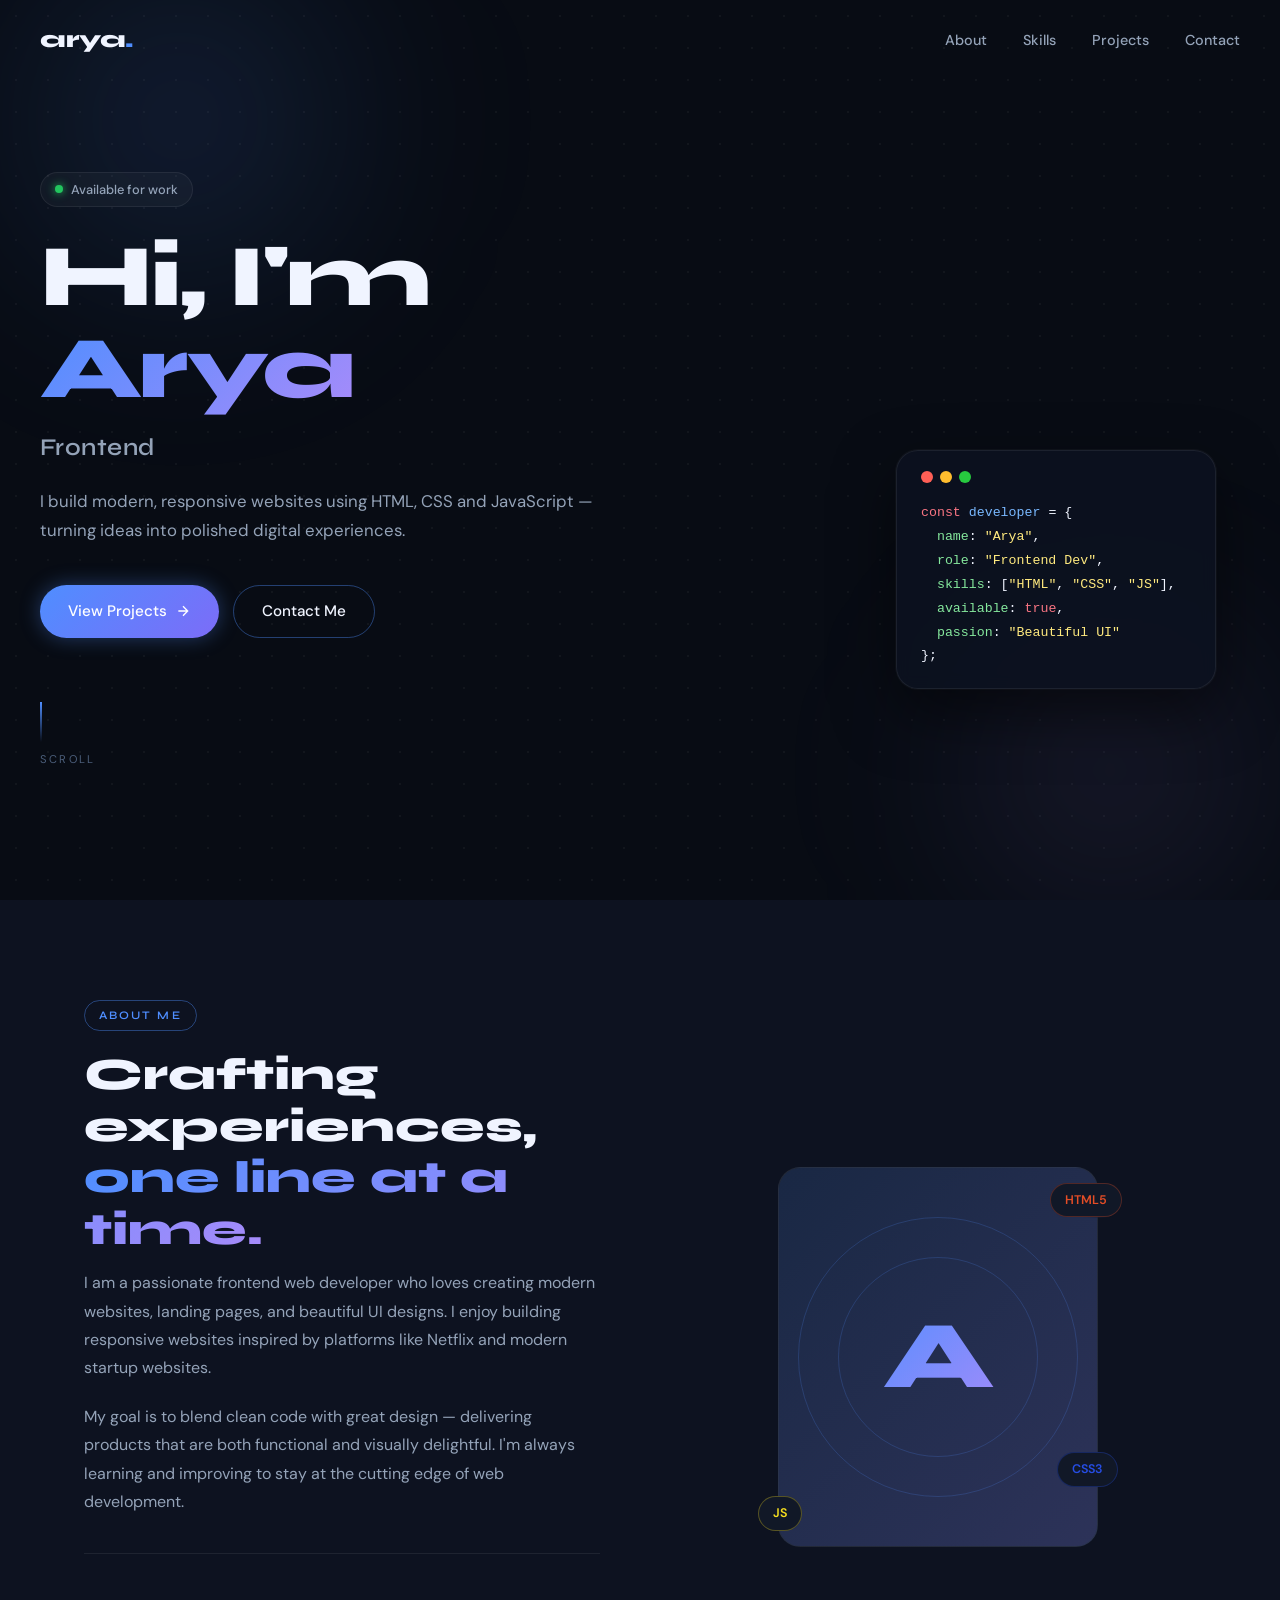
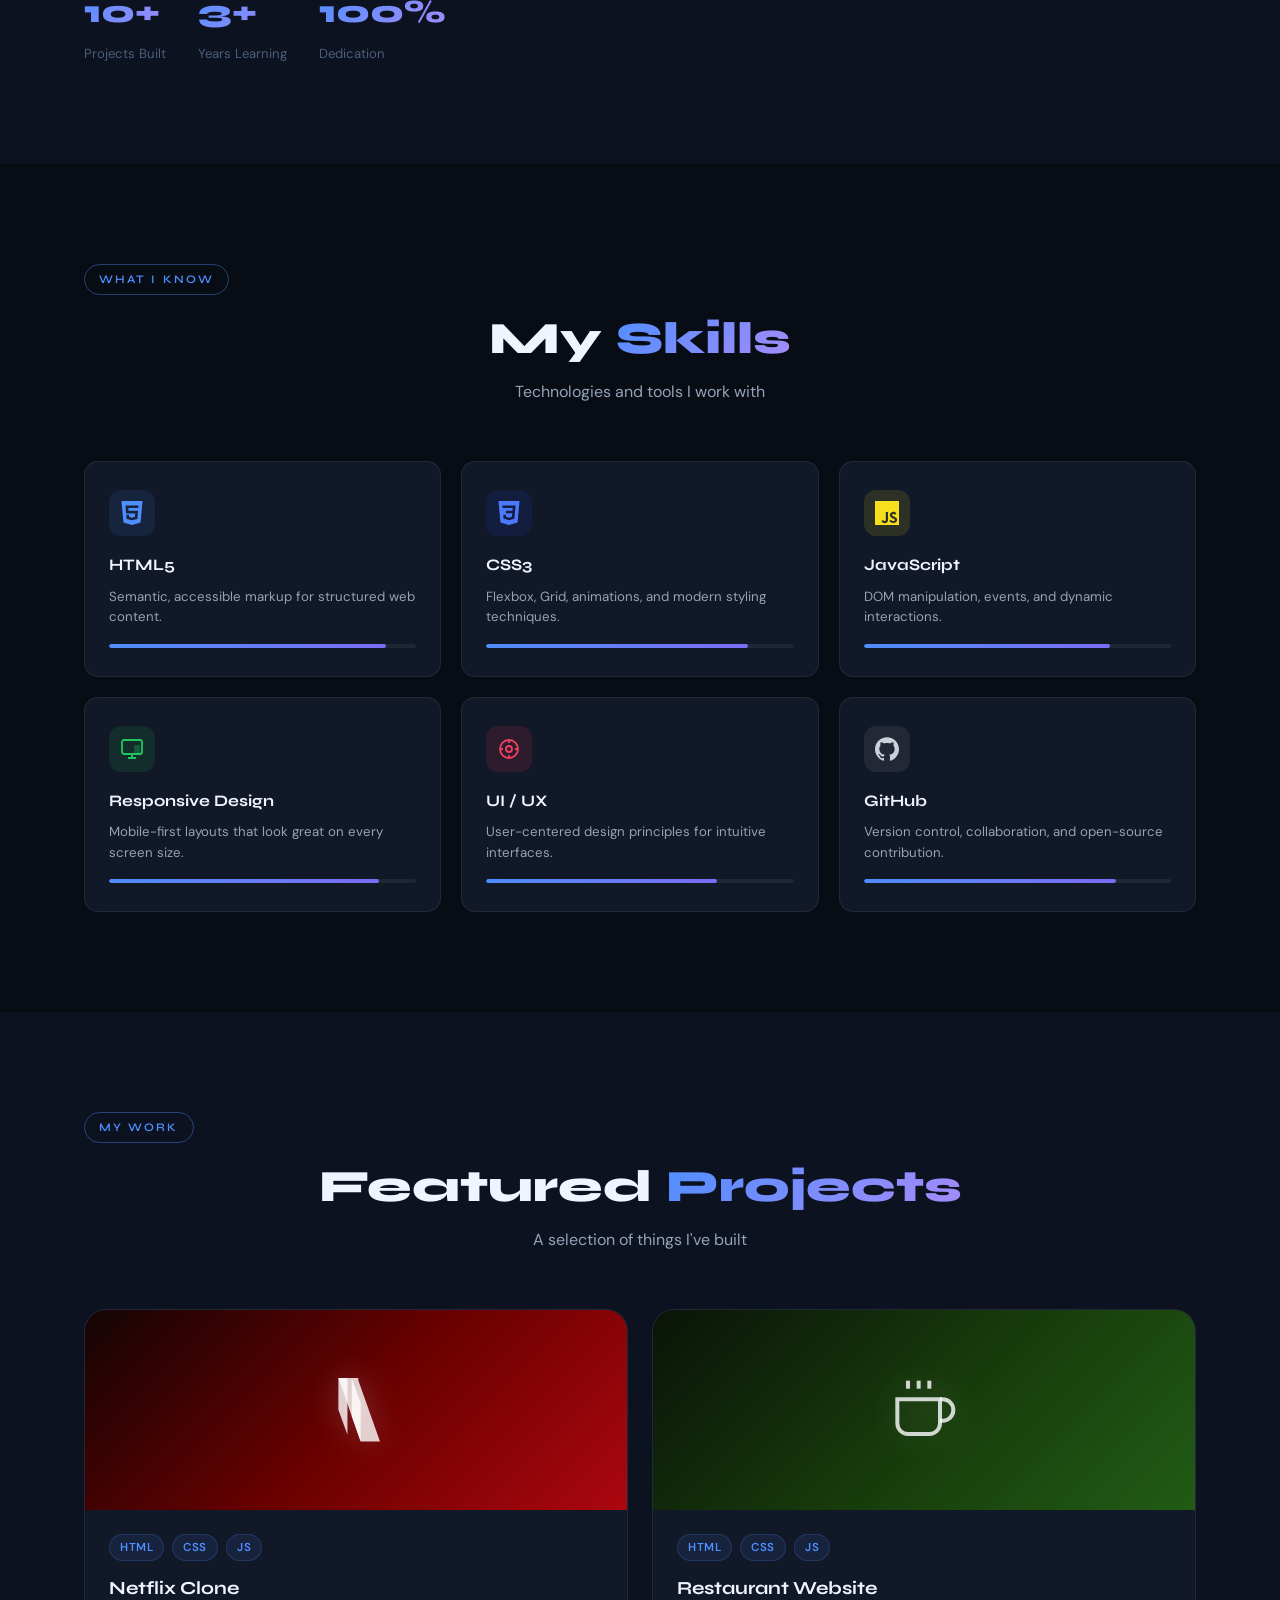
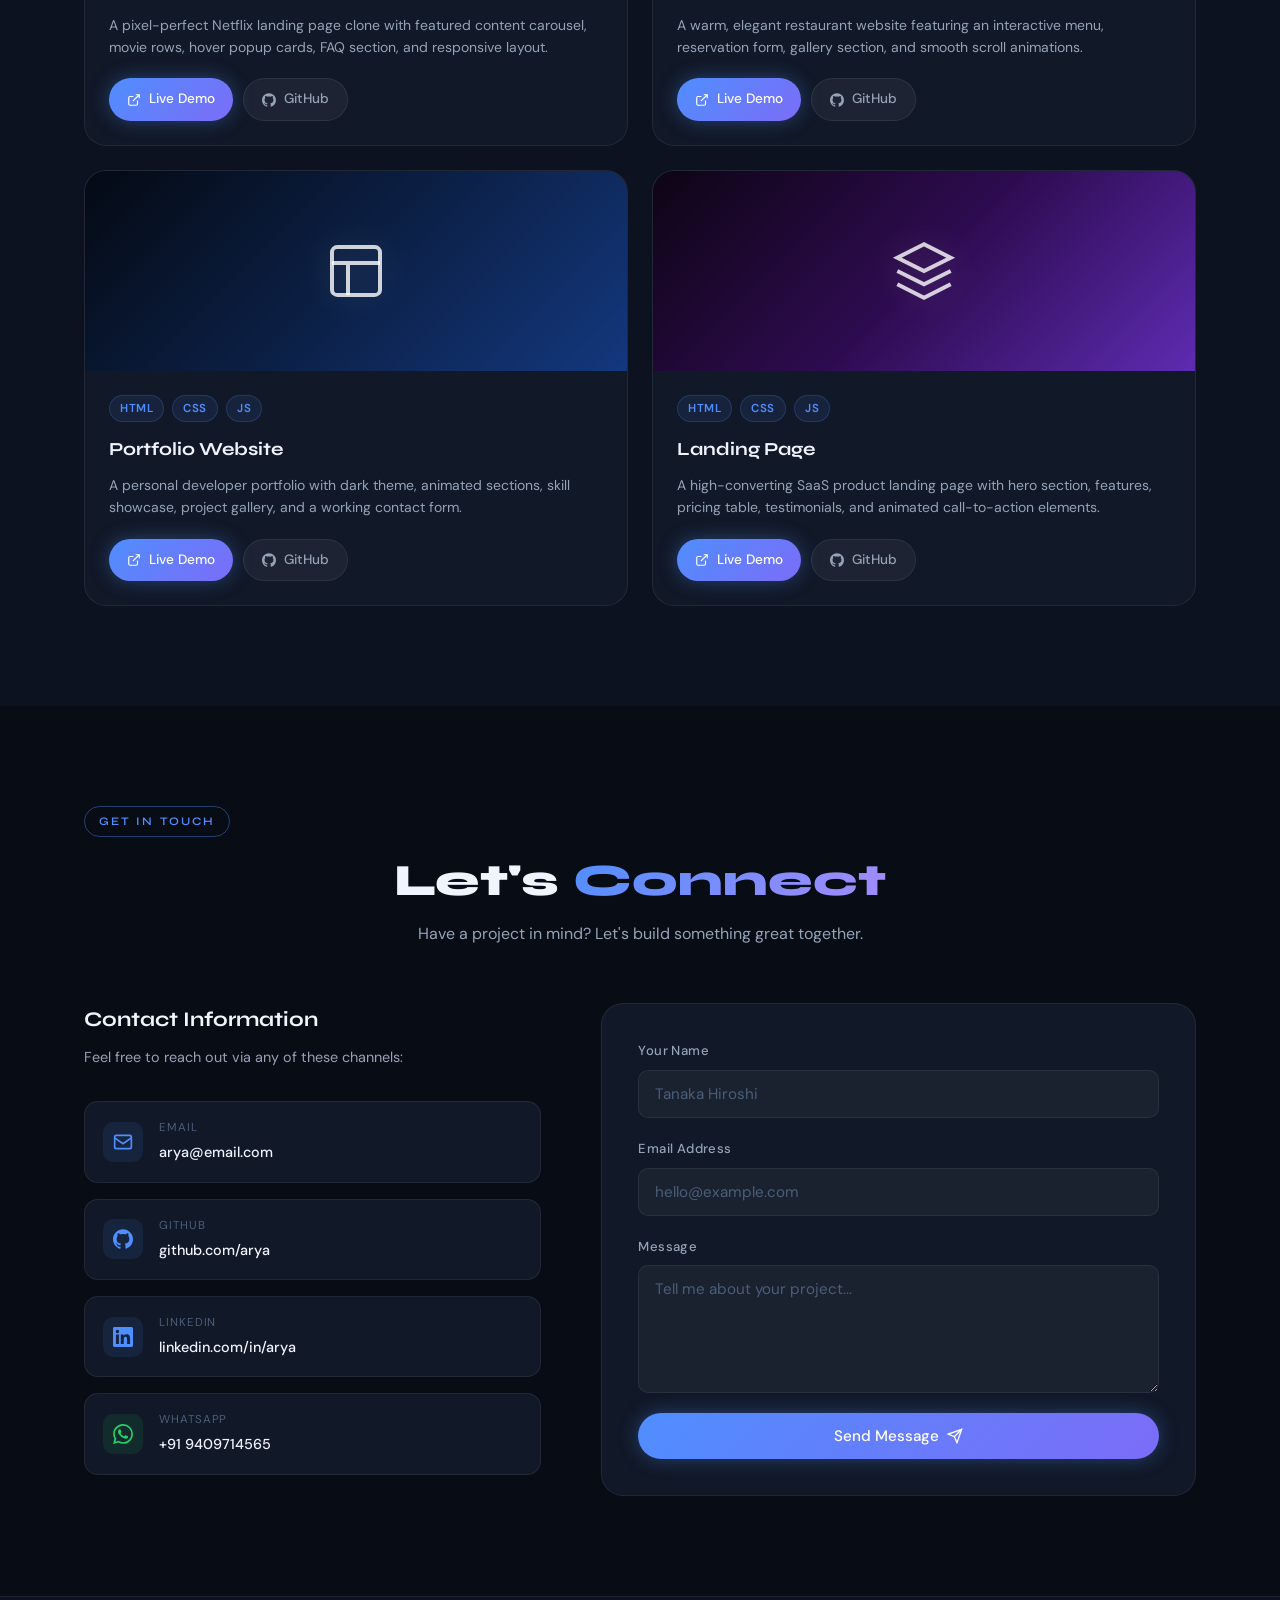
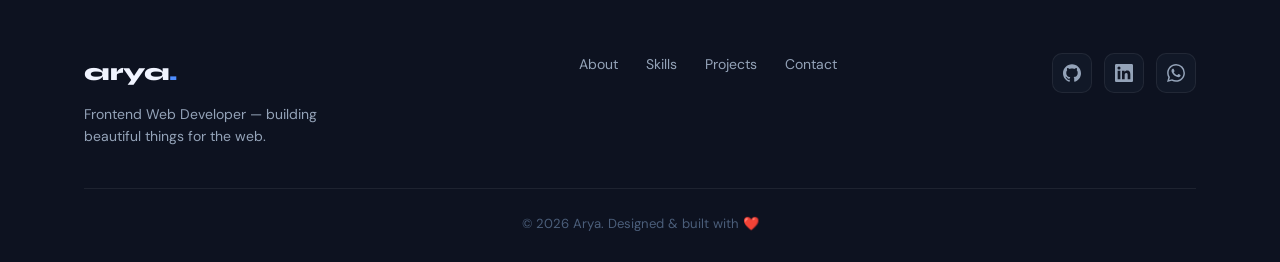
<file: index.html>
<!DOCTYPE html>
<html lang="en">
<head>
  <meta charset="UTF-8" />
  <meta name="viewport" content="width=device-width, initial-scale=1.0" />
  <title>Arya — Frontend Developer</title>
  <link rel="stylesheet" href="style.css" />
  <!-- Google Fonts: Syne (display) + DM Sans (body) -->
  <link rel="preconnect" href="https://fonts.googleapis.com" />
  <link rel="preconnect" href="https://fonts.gstatic.com" crossorigin />
  <link href="https://fonts.googleapis.com/css2?family=Syne:wght@400;600;700;800&family=DM+Sans:ital,opsz,wght@0,9..40,300;0,9..40,400;0,9..40,500;1,9..40,300&display=swap" rel="stylesheet" />
</head>
<body>

  <!-- ===================== NAVIGATION ===================== -->
  <nav class="navbar" id="navbar">
    <div class="nav-logo">arya<span class="dot">.</span></div>
    <ul class="nav-links" id="navLinks">
      <li><a href="#about">About</a></li>
      <li><a href="#skills">Skills</a></li>
      <li><a href="#projects">Projects</a></li>
      <li><a href="#contact">Contact</a></li>
    </ul>
    <!-- Hamburger menu for mobile -->
    <button class="hamburger" id="hamburger" aria-label="Toggle menu">
      <span></span><span></span><span></span>
    </button>
  </nav>

  <!-- ===================== HERO SECTION ===================== -->
  <section class="hero" id="home">
    <!-- Decorative background blobs -->
    <div class="blob blob-1"></div>
    <div class="blob blob-2"></div>
    <div class="grid-overlay"></div>

    <div class="hero-content">
      <!-- Animated badge -->
      <div class="hero-badge reveal">
        <span class="badge-dot"></span> Available for work
      </div>

      <!-- Main heading with staggered animation -->
      <h1 class="hero-title reveal delay-1">
        Hi, I'm <span class="gradient-text">Arya</span>
      </h1>

      <h2 class="hero-subtitle reveal delay-2">Frontend Web Developer</h2>

      <p class="hero-desc reveal delay-3">
        I build modern, responsive websites using HTML, CSS and JavaScript —<br />
        turning ideas into polished digital experiences.
      </p>

      <!-- CTA buttons -->
      <div class="hero-btns reveal delay-4">
        <a href="#projects" class="btn btn-primary">
          <span>View Projects</span>
          <svg width="16" height="16" viewBox="0 0 24 24" fill="none" stroke="currentColor" stroke-width="2"><path d="M5 12h14M12 5l7 7-7 7"/></svg>
        </a>
        <a href="#contact" class="btn btn-outline">Contact Me</a>
      </div>

      <!-- Scroll indicator -->
      <div class="scroll-hint reveal delay-5">
        <div class="scroll-line"></div>
        <span>scroll</span>
      </div>
    </div>

    <!-- Floating code decoration -->
    <div class="hero-code reveal delay-3">
      <div class="code-window">
        <div class="code-dots">
          <span></span><span></span><span></span>
        </div>
        <pre class="code-block"><code><span class="c-pink">const</span> <span class="c-blue">developer</span> = {
  <span class="c-green">name</span>: <span class="c-yellow">"Arya"</span>,
  <span class="c-green">role</span>: <span class="c-yellow">"Frontend Dev"</span>,
  <span class="c-green">skills</span>: [<span class="c-yellow">"HTML"</span>, <span class="c-yellow">"CSS"</span>, <span class="c-yellow">"JS"</span>],
  <span class="c-green">available</span>: <span class="c-pink">true</span>,
  <span class="c-green">passion</span>: <span class="c-yellow">"Beautiful UI"</span>
};</code></pre>
      </div>
    </div>
  </section>

  <!-- ===================== ABOUT SECTION ===================== -->
  <section class="about section" id="about">
    <div class="container">
      <div class="section-label reveal">About Me</div>
      <div class="about-grid">

        <!-- Text side -->
        <div class="about-text reveal delay-1">
          <h2 class="section-title">
            Crafting experiences,<br /><span class="gradient-text">one line at a time.</span>
          </h2>
          <p class="about-desc">
            I am a passionate frontend web developer who loves creating modern websites, landing pages, and beautiful UI designs. I enjoy building responsive websites inspired by platforms like Netflix and modern startup websites.
          </p>
          <p class="about-desc">
            My goal is to blend clean code with great design — delivering products that are both functional and visually delightful. I'm always learning and improving to stay at the cutting edge of web development.
          </p>
          <!-- Stats row -->
          <div class="about-stats">
            <div class="stat">
              <span class="stat-num">10+</span>
              <span class="stat-label">Projects Built</span>
            </div>
            <div class="stat">
              <span class="stat-num">3+</span>
              <span class="stat-label">Years Learning</span>
            </div>
            <div class="stat">
              <span class="stat-num">100%</span>
              <span class="stat-label">Dedication</span>
            </div>
          </div>
        </div>

        <!-- Image side -->
        <div class="about-img-wrap reveal delay-2">
          <div class="about-img-card">
            <!-- Profile image placeholder with initials -->
            <div class="profile-placeholder">
              <span class="profile-initials">A</span>
              <div class="profile-ring ring-1"></div>
              <div class="profile-ring ring-2"></div>
            </div>
            <!-- Floating tags -->
            <div class="float-tag tag-html">HTML5</div>
            <div class="float-tag tag-css">CSS3</div>
            <div class="float-tag tag-js">JS</div>
          </div>
        </div>

      </div>
    </div>
  </section>

  <!-- ===================== SKILLS SECTION ===================== -->
  <section class="skills section" id="skills">
    <div class="container">
      <div class="section-label reveal">What I Know</div>
      <h2 class="section-title center reveal delay-1">My <span class="gradient-text">Skills</span></h2>
      <p class="section-sub center reveal delay-2">Technologies and tools I work with</p>

      <div class="skills-grid reveal delay-2">

        <!-- HTML -->
        <div class="skill-card">
          <div class="skill-icon">
            <svg viewBox="0 0 24 24" fill="currentColor"><path d="M1.5 0h21l-1.91 21.563L11.977 24l-8.565-2.438L1.5 0zm7.031 9.75l-.232-2.718 10.059.003.23-2.622L5.412 4.41l.698 8.01h9.126l-.326 3.426-2.91.804-2.955-.81-.188-2.11H6.248l.33 4.171L12 19.351l5.379-1.443.744-8.157H8.531z"/></svg>
          </div>
          <h3 class="skill-name">HTML5</h3>
          <p class="skill-desc">Semantic, accessible markup for structured web content.</p>
          <div class="skill-bar"><div class="skill-fill" style="--pct:90%"></div></div>
        </div>

        <!-- CSS -->
        <div class="skill-card">
          <div class="skill-icon css-icon">
            <svg viewBox="0 0 24 24" fill="currentColor"><path d="M1.5 0h21l-1.91 21.563L11.977 24l-8.564-2.438L1.5 0zm17.09 4.413L5.41 4.41l.213 2.622 10.125.002-.255 2.716h-6.64l.24 2.573h6.182l-.366 3.523-2.91.804-2.956-.81-.188-2.11h-2.61l.29 3.855L12 19.288l5.373-1.53L18.59 4.414v-.001z"/></svg>
          </div>
          <h3 class="skill-name">CSS3</h3>
          <p class="skill-desc">Flexbox, Grid, animations, and modern styling techniques.</p>
          <div class="skill-bar"><div class="skill-fill" style="--pct:85%"></div></div>
        </div>

        <!-- JavaScript -->
        <div class="skill-card">
          <div class="skill-icon js-icon">
            <svg viewBox="0 0 24 24" fill="currentColor"><path d="M0 0h24v24H0V0zm22.034 18.276c-.175-1.095-.888-2.015-3.003-2.873-.736-.345-1.554-.585-1.797-1.14-.091-.33-.105-.51-.046-.705.15-.646.915-.84 1.515-.66.39.12.75.42.976.9 1.034-.676 1.034-.676 1.755-1.125-.27-.42-.404-.601-.586-.78-.63-.705-1.469-1.065-2.834-1.034l-.705.089c-.676.165-1.32.525-1.71 1.005-1.14 1.291-.811 3.541.569 4.471 1.365 1.02 3.361 1.244 3.616 2.205.24 1.17-.87 1.545-1.966 1.41-.811-.18-1.26-.586-1.755-1.336l-1.83 1.051c.21.48.45.689.81 1.109 1.74 1.756 6.09 1.666 6.871-1.004.029-.09.24-.705.074-1.65l.046.067zm-8.983-7.245h-2.248c0 1.938-.009 3.864-.009 5.805 0 1.232.063 2.363-.138 2.711-.33.689-1.18.601-1.566.48-.396-.196-.597-.466-.83-.855-.063-.105-.11-.196-.127-.196l-1.825 1.125c.305.63.75 1.172 1.324 1.517.855.51 2.004.675 3.207.405.783-.226 1.458-.691 1.811-1.411.51-.93.402-2.07.397-3.346.012-2.054 0-4.109 0-6.179l.004-.056z"/></svg>
          </div>
          <h3 class="skill-name">JavaScript</h3>
          <p class="skill-desc">DOM manipulation, events, and dynamic interactions.</p>
          <div class="skill-bar"><div class="skill-fill" style="--pct:80%"></div></div>
        </div>

        <!-- Responsive Design -->
        <div class="skill-card">
          <div class="skill-icon resp-icon">
            <svg viewBox="0 0 24 24" fill="none" stroke="currentColor" stroke-width="1.8"><rect x="2" y="3" width="20" height="14" rx="2"/><path d="M8 21h8M12 17v4"/><rect x="14" y="8" width="6" height="9" rx="1" fill="currentColor" stroke="none" opacity="0.3"/></svg>
          </div>
          <h3 class="skill-name">Responsive Design</h3>
          <p class="skill-desc">Mobile-first layouts that look great on every screen size.</p>
          <div class="skill-bar"><div class="skill-fill" style="--pct:88%"></div></div>
        </div>

        <!-- UI/UX -->
        <div class="skill-card">
          <div class="skill-icon uiux-icon">
            <svg viewBox="0 0 24 24" fill="none" stroke="currentColor" stroke-width="1.8"><circle cx="12" cy="12" r="9"/><circle cx="12" cy="12" r="3"/><path d="M12 3v3M12 18v3M3 12h3M18 12h3"/></svg>
          </div>
          <h3 class="skill-name">UI / UX</h3>
          <p class="skill-desc">User-centered design principles for intuitive interfaces.</p>
          <div class="skill-bar"><div class="skill-fill" style="--pct:75%"></div></div>
        </div>

        <!-- GitHub -->
        <div class="skill-card">
          <div class="skill-icon gh-icon">
            <svg viewBox="0 0 24 24" fill="currentColor"><path d="M12 .297c-6.63 0-12 5.373-12 12 0 5.303 3.438 9.8 8.205 11.385.6.113.82-.258.82-.577 0-.285-.01-1.04-.015-2.04-3.338.724-4.042-1.61-4.042-1.61C4.422 18.07 3.633 17.7 3.633 17.7c-1.087-.744.084-.729.084-.729 1.205.084 1.838 1.236 1.838 1.236 1.07 1.835 2.809 1.305 3.495.998.108-.776.417-1.305.76-1.605-2.665-.3-5.466-1.332-5.466-5.93 0-1.31.465-2.38 1.235-3.22-.135-.303-.54-1.523.105-3.176 0 0 1.005-.322 3.3 1.23.96-.267 1.98-.399 3-.405 1.02.006 2.04.138 3 .405 2.28-1.552 3.285-1.23 3.285-1.23.645 1.653.24 2.873.12 3.176.765.84 1.23 1.91 1.23 3.22 0 4.61-2.805 5.625-5.475 5.92.42.36.81 1.096.81 2.22 0 1.606-.015 2.896-.015 3.286 0 .315.21.69.825.57C20.565 22.092 24 17.592 24 12.297c0-6.627-5.373-12-12-12"/></svg>
          </div>
          <h3 class="skill-name">GitHub</h3>
          <p class="skill-desc">Version control, collaboration, and open-source contribution.</p>
          <div class="skill-bar"><div class="skill-fill" style="--pct:82%"></div></div>
        </div>

      </div>
    </div>
  </section>

  <!-- ===================== PROJECTS SECTION ===================== -->
  <section class="projects section" id="projects">
    <div class="container">
      <div class="section-label reveal">My Work</div>
      <h2 class="section-title center reveal delay-1">Featured <span class="gradient-text">Projects</span></h2>
      <p class="section-sub center reveal delay-2">A selection of things I've built</p>

      <div class="projects-grid">

      <!-- Project 1: Netflix Clone -->
<div class="project-card reveal">
  <div class="project-img netflix-bg">
    <div class="project-img-overlay">
      <svg class="proj-icon" viewBox="0 0 24 24" fill="currentColor">
        <path d="M5.398 0v.006c3.028 8.556 5.37 15.175 8.348 23.814 2.422.007 4.842.013 7.254.013-2.703-7.603-5.406-15.233-8.108-22.849-.013-.037-.024-.013-.037-.024V0z"/>
        <path d="M5.398 0v11.908L8.8 21.294V0z"/>
        <path d="M13.746 23.82l-3.35-9.455V.013L13.748 9.4z"/>
      </svg>
    </div>
  </div>

  <div class="project-info">
    <div class="project-tags">
      <span>HTML</span>
      <span>CSS</span>
      <span>JS</span>
    </div>

    <h3 class="project-title">Netflix Clone</h3>

    <p class="project-desc">
      A pixel-perfect Netflix landing page clone with featured content carousel,
      movie rows, hover popup cards, FAQ section, and responsive layout.
    </p>

    <div class="project-btns">
  <a href="Arya-first-clone-site.html" target="_blank" class="btn btn-primary btn-sm">
        <svg width="14" height="14" viewBox="0 0 24 24" fill="none" stroke="currentColor" stroke-width="2">
          <path d="M18 13v6a2 2 0 01-2 2H5a2 2 0 01-2-2V8a2 2 0 012-2h6"/>
          <polyline points="15 3 21 3 21 9"/>
          <line x1="10" y1="14" x2="21" y2="3"/>
        </svg>
        Live Demo
      </a>

      <a href="https://github.com/yourusername/Arya-first-clone-site" target="_blank" class="btn btn-ghost btn-sm">
        <svg width="14" height="14" viewBox="0 0 24 24" fill="currentColor">
          <path d="M12 .297c-6.63 0-12 5.373-12 12 0 5.303 3.438 9.8 8.205 11.385.6.113.82-.258.82-.577 0-.285-.01-1.04-.015-2.04-3.338.724-4.042-1.61-4.042-1.61C4.422 18.07 3.633 17.7 3.633 17.7c-1.087-.744.084-.729.084-.729 1.205.084 1.838 1.236 1.838 1.236 1.07 1.835 2.809 1.305 3.495.998.108-.776.417-1.305.76-1.605-2.665-.3-5.466-1.332-5.466-5.93 0-1.31.465-2.38 1.235-3.22-.135-.303-.54-1.523.105-3.176 0 0 1.005-.322 3.3 1.23.96-.267 1.98-.399 3-.405 1.02.006 2.04.138 3 .405 2.28-1.552 3.285-1.23 3.285-1.23.645 1.653.24 2.873.12 3.176.765.84 1.23 1.91 1.23 3.22 0 4.61-2.805 5.625-5.475 5.92.42.36.81 1.096.81 2.22 0 1.606-.015 2.896-.015 3.286 0 .315.21.69.825.57C20.565 22.092 24 17.592 24 12.297c0-6.627-5.373-12-12-12"/>
        </svg>
        GitHub
      </a>
    </div>
  </div>
</div>


        <!-- Project 2: Restaurant Website -->
        <div class="project-card reveal delay-1">
          <div class="project-img restaurant-bg">
            <div class="project-img-overlay">
              <svg class="proj-icon" viewBox="0 0 24 24" fill="none" stroke="currentColor" stroke-width="1.5"><path d="M18 8h1a4 4 0 010 8h-1"/><path d="M2 8h16v9a4 4 0 01-4 4H6a4 4 0 01-4-4V8z"/><line x1="6" y1="1" x2="6" y2="4"/><line x1="10" y1="1" x2="10" y2="4"/><line x1="14" y1="1" x2="14" y2="4"/></svg>
            </div>
          </div>
          <div class="project-info">
            <div class="project-tags">
              <span>HTML</span><span>CSS</span><span>JS</span>
            </div>
            <h3 class="project-title">Restaurant Website</h3>
            <p class="project-desc">A warm, elegant restaurant website featuring an interactive menu, reservation form, gallery section, and smooth scroll animations.</p>
            <div class="project-btns">
              <a href="#" class="btn btn-primary btn-sm">
                <svg width="14" height="14" viewBox="0 0 24 24" fill="none" stroke="currentColor" stroke-width="2"><path d="M18 13v6a2 2 0 01-2 2H5a2 2 0 01-2-2V8a2 2 0 012-2h6"/><polyline points="15 3 21 3 21 9"/><line x1="10" y1="14" x2="21" y2="3"/></svg>
                Live Demo
              </a>
              <a href="#" class="btn btn-ghost btn-sm">
                <svg width="14" height="14" viewBox="0 0 24 24" fill="currentColor"><path d="M12 .297c-6.63 0-12 5.373-12 12 0 5.303 3.438 9.8 8.205 11.385.6.113.82-.258.82-.577 0-.285-.01-1.04-.015-2.04-3.338.724-4.042-1.61-4.042-1.61C4.422 18.07 3.633 17.7 3.633 17.7c-1.087-.744.084-.729.084-.729 1.205.084 1.838 1.236 1.838 1.236 1.07 1.835 2.809 1.305 3.495.998.108-.776.417-1.305.76-1.605-2.665-.3-5.466-1.332-5.466-5.93 0-1.31.465-2.38 1.235-3.22-.135-.303-.54-1.523.105-3.176 0 0 1.005-.322 3.3 1.23.96-.267 1.98-.399 3-.405 1.02.006 2.04.138 3 .405 2.28-1.552 3.285-1.23 3.285-1.23.645 1.653.24 2.873.12 3.176.765.84 1.23 1.91 1.23 3.22 0 4.61-2.805 5.625-5.475 5.92.42.36.81 1.096.81 2.22 0 1.606-.015 2.896-.015 3.286 0 .315.21.69.825.57C20.565 22.092 24 17.592 24 12.297c0-6.627-5.373-12-12-12"/></svg>
                GitHub
              </a>
            </div>
          </div>
        </div>

        <!-- Project 3: Portfolio Website -->
        <div class="project-card reveal delay-2">
          <div class="project-img portfolio-bg">
            <div class="project-img-overlay">
              <svg class="proj-icon" viewBox="0 0 24 24" fill="none" stroke="currentColor" stroke-width="1.5"><rect x="3" y="3" width="18" height="18" rx="2"/><path d="M3 9h18M9 21V9"/></svg>
            </div>
          </div>
          <div class="project-info">
            <div class="project-tags">
              <span>HTML</span><span>CSS</span><span>JS</span>
            </div>
            <h3 class="project-title">Portfolio Website</h3>
            <p class="project-desc">A personal developer portfolio with dark theme, animated sections, skill showcase, project gallery, and a working contact form.</p>
            <div class="project-btns">
              <a href="#" class="btn btn-primary btn-sm">
                <svg width="14" height="14" viewBox="0 0 24 24" fill="none" stroke="currentColor" stroke-width="2"><path d="M18 13v6a2 2 0 01-2 2H5a2 2 0 01-2-2V8a2 2 0 012-2h6"/><polyline points="15 3 21 3 21 9"/><line x1="10" y1="14" x2="21" y2="3"/></svg>
                Live Demo
              </a>
              <a href="#" class="btn btn-ghost btn-sm">
                <svg width="14" height="14" viewBox="0 0 24 24" fill="currentColor"><path d="M12 .297c-6.63 0-12 5.373-12 12 0 5.303 3.438 9.8 8.205 11.385.6.113.82-.258.82-.577 0-.285-.01-1.04-.015-2.04-3.338.724-4.042-1.61-4.042-1.61C4.422 18.07 3.633 17.7 3.633 17.7c-1.087-.744.084-.729.084-.729 1.205.084 1.838 1.236 1.838 1.236 1.07 1.835 2.809 1.305 3.495.998.108-.776.417-1.305.76-1.605-2.665-.3-5.466-1.332-5.466-5.93 0-1.31.465-2.38 1.235-3.22-.135-.303-.54-1.523.105-3.176 0 0 1.005-.322 3.3 1.23.96-.267 1.98-.399 3-.405 1.02.006 2.04.138 3 .405 2.28-1.552 3.285-1.23 3.285-1.23.645 1.653.24 2.873.12 3.176.765.84 1.23 1.91 1.23 3.22 0 4.61-2.805 5.625-5.475 5.92.42.36.81 1.096.81 2.22 0 1.606-.015 2.896-.015 3.286 0 .315.21.69.825.57C20.565 22.092 24 17.592 24 12.297c0-6.627-5.373-12-12-12"/></svg>
                GitHub
              </a>
            </div>
          </div>
        </div>

        <!-- Project 4: Landing Page -->
        <div class="project-card reveal delay-3">
          <div class="project-img landing-bg">
            <div class="project-img-overlay">
              <svg class="proj-icon" viewBox="0 0 24 24" fill="none" stroke="currentColor" stroke-width="1.5"><path d="M12 2L2 7l10 5 10-5-10-5z"/><path d="M2 17l10 5 10-5"/><path d="M2 12l10 5 10-5"/></svg>
            </div>
          </div>
          <div class="project-info">
            <div class="project-tags">
              <span>HTML</span><span>CSS</span><span>JS</span>
            </div>
            <h3 class="project-title">Landing Page</h3>
            <p class="project-desc">A high-converting SaaS product landing page with hero section, features, pricing table, testimonials, and animated call-to-action elements.</p>
            <div class="project-btns">
              <a href="#" class="btn btn-primary btn-sm">
                <svg width="14" height="14" viewBox="0 0 24 24" fill="none" stroke="currentColor" stroke-width="2"><path d="M18 13v6a2 2 0 01-2 2H5a2 2 0 01-2-2V8a2 2 0 012-2h6"/><polyline points="15 3 21 3 21 9"/><line x1="10" y1="14" x2="21" y2="3"/></svg>
                Live Demo
              </a>
              <a href="#" class="btn btn-ghost btn-sm">
                <svg width="14" height="14" viewBox="0 0 24 24" fill="currentColor"><path d="M12 .297c-6.63 0-12 5.373-12 12 0 5.303 3.438 9.8 8.205 11.385.6.113.82-.258.82-.577 0-.285-.01-1.04-.015-2.04-3.338.724-4.042-1.61-4.042-1.61C4.422 18.07 3.633 17.7 3.633 17.7c-1.087-.744.084-.729.084-.729 1.205.084 1.838 1.236 1.838 1.236 1.07 1.835 2.809 1.305 3.495.998.108-.776.417-1.305.76-1.605-2.665-.3-5.466-1.332-5.466-5.93 0-1.31.465-2.38 1.235-3.22-.135-.303-.54-1.523.105-3.176 0 0 1.005-.322 3.3 1.23.96-.267 1.98-.399 3-.405 1.02.006 2.04.138 3 .405 2.28-1.552 3.285-1.23 3.285-1.23.645 1.653.24 2.873.12 3.176.765.84 1.23 1.91 1.23 3.22 0 4.61-2.805 5.625-5.475 5.92.42.36.81 1.096.81 2.22 0 1.606-.015 2.896-.015 3.286 0 .315.21.69.825.57C20.565 22.092 24 17.592 24 12.297c0-6.627-5.373-12-12-12"/></svg>
                GitHub
              </a>
            </div>
          </div>
        </div>

      </div>
    </div>
  </section>

  <!-- ===================== CONTACT SECTION ===================== -->
  <section class="contact section" id="contact">
    <div class="container">
      <div class="section-label reveal">Get In Touch</div>
      <h2 class="section-title center reveal delay-1">Let's <span class="gradient-text">Connect</span></h2>
      <p class="section-sub center reveal delay-2">Have a project in mind? Let's build something great together.</p>

      <div class="contact-grid">

        <!-- Left: contact info -->
        <div class="contact-info reveal delay-1">
          <h3 class="contact-heading">Contact Information</h3>
          <p class="contact-subtext">Feel free to reach out via any of these channels:</p>

          <div class="contact-links">

            <a href="mailto:arya@email.com" class="contact-item">
              <div class="contact-icon">
                <svg viewBox="0 0 24 24" fill="none" stroke="currentColor" stroke-width="2"><rect x="2" y="4" width="20" height="16" rx="2"/><path d="M22 7l-10 7L2 7"/></svg>
              </div>
              <div>
                <span class="contact-item-label">Email</span>
                <span class="contact-item-value">arya@email.com</span>
              </div>
            </a>

            <a href="https://github.com/arya" target="_blank" class="contact-item">
              <div class="contact-icon">
                <svg viewBox="0 0 24 24" fill="currentColor"><path d="M12 .297c-6.63 0-12 5.373-12 12 0 5.303 3.438 9.8 8.205 11.385.6.113.82-.258.82-.577 0-.285-.01-1.04-.015-2.04-3.338.724-4.042-1.61-4.042-1.61C4.422 18.07 3.633 17.7 3.633 17.7c-1.087-.744.084-.729.084-.729 1.205.084 1.838 1.236 1.838 1.236 1.07 1.835 2.809 1.305 3.495.998.108-.776.417-1.305.76-1.605-2.665-.3-5.466-1.332-5.466-5.93 0-1.31.465-2.38 1.235-3.22-.135-.303-.54-1.523.105-3.176 0 0 1.005-.322 3.3 1.23.96-.267 1.98-.399 3-.405 1.02.006 2.04.138 3 .405 2.28-1.552 3.285-1.23 3.285-1.23.645 1.653.24 2.873.12 3.176.765.84 1.23 1.91 1.23 3.22 0 4.61-2.805 5.625-5.475 5.92.42.36.81 1.096.81 2.22 0 1.606-.015 2.896-.015 3.286 0 .315.21.69.825.57C20.565 22.092 24 17.592 24 12.297c0-6.627-5.373-12-12-12"/></svg>
              </div>
              <div>
                <span class="contact-item-label">GitHub</span>
                <span class="contact-item-value">github.com/arya</span>
              </div>
            </a>

            <a href="https://linkedin.com/in/arya" target="_blank" class="contact-item">
              <div class="contact-icon">
                <svg viewBox="0 0 24 24" fill="currentColor"><path d="M20.447 20.452h-3.554v-5.569c0-1.328-.027-3.037-1.852-3.037-1.853 0-2.136 1.445-2.136 2.939v5.667H9.351V9h3.414v1.561h.046c.477-.9 1.637-1.85 3.37-1.85 3.601 0 4.267 2.37 4.267 5.455v6.286zM5.337 7.433a2.062 2.062 0 01-2.063-2.065 2.064 2.064 0 112.063 2.065zm1.782 13.019H3.555V9h3.564v11.452zM22.225 0H1.771C.792 0 0 .774 0 1.729v20.542C0 23.227.792 24 1.771 24h20.451C23.2 24 24 23.227 24 22.271V1.729C24 .774 23.2 0 22.222 0h.003z"/></svg>
              </div>
              <div>
                <span class="contact-item-label">LinkedIn</span>
                <span class="contact-item-value">linkedin.com/in/arya</span>
              </div>
            </a>

            <a href="https://wa.me/1234567890" target="_blank" class="contact-item">
              <div class="contact-icon whatsapp-icon">
                <svg viewBox="0 0 24 24" fill="currentColor"><path d="M17.472 14.382c-.297-.149-1.758-.867-2.03-.967-.273-.099-.471-.148-.67.15-.197.297-.767.966-.94 1.164-.173.199-.347.223-.644.075-.297-.15-1.255-.463-2.39-1.475-.883-.788-1.48-1.761-1.653-2.059-.173-.297-.018-.458.13-.606.134-.133.298-.347.446-.52.149-.174.198-.298.298-.497.099-.198.05-.371-.025-.52-.075-.149-.669-1.612-.916-2.207-.242-.579-.487-.5-.669-.51-.173-.008-.371-.01-.57-.01-.198 0-.52.074-.792.372-.272.297-1.04 1.016-1.04 2.479 0 1.462 1.065 2.875 1.213 3.074.149.198 2.096 3.2 5.077 4.487.709.306 1.262.489 1.694.625.712.227 1.36.195 1.871.118.571-.085 1.758-.719 2.006-1.413.248-.694.248-1.289.173-1.413-.074-.124-.272-.198-.57-.347m-5.421 7.403h-.004a9.87 9.87 0 01-5.031-1.378l-.361-.214-3.741.982.998-3.648-.235-.374a9.86 9.86 0 01-1.51-5.26c.001-5.45 4.436-9.884 9.888-9.884 2.64 0 5.122 1.03 6.988 2.898a9.825 9.825 0 012.893 6.994c-.003 5.45-4.437 9.884-9.885 9.884m8.413-18.297A11.815 11.815 0 0012.05 0C5.495 0 .16 5.335.157 11.892c0 2.096.547 4.142 1.588 5.945L.057 24l6.305-1.654a11.882 11.882 0 005.683 1.448h.005c6.554 0 11.89-5.335 11.893-11.893a11.821 11.821 0 00-3.48-8.413z"/></svg>
              </div>
              <div>
                <span class="contact-item-label">WhatsApp</span>
                <span class="contact-item-value">+91 9409714565</span>
              </div>
            </a>

          </div>
        </div>

        <!-- Right: contact form -->
        <div class="contact-form-wrap reveal delay-2">
          <form class="contact-form" id="contactForm">
            <div class="form-group">
              <label for="name">Your Name</label>
              <input type="text" id="name" name="name" placeholder="Tanaka Hiroshi" required />
            </div>
            <div class="form-group">
              <label for="email">Email Address</label>
              <input type="email" id="email" name="email" placeholder="hello@example.com" required />
            </div>
            <div class="form-group">
              <label for="message">Message</label>
              <textarea id="message" name="message" rows="5" placeholder="Tell me about your project..." required></textarea>
            </div>
            <button type="submit" class="btn btn-primary btn-full">
              <span id="btnText">Send Message</span>
              <svg id="btnIcon" width="16" height="16" viewBox="0 0 24 24" fill="none" stroke="currentColor" stroke-width="2"><line x1="22" y1="2" x2="11" y2="13"/><polygon points="22 2 15 22 11 13 2 9 22 2"/></svg>
            </button>
            <!-- Success message (hidden by default) -->
            <div class="form-success" id="formSuccess">
              <svg width="20" height="20" viewBox="0 0 24 24" fill="none" stroke="currentColor" stroke-width="2"><path d="M22 11.08V12a10 10 0 11-5.93-9.14"/><polyline points="22 4 12 14.01 9 11.01"/></svg>
              Message sent! I'll get back to you soon.
            </div>
          </form>
        </div>

      </div>
    </div>
  </section>

  <!-- ===================== FOOTER ===================== -->
  <footer class="footer">
    <div class="container">
      <div class="footer-inner">

        <div class="footer-brand">
          <div class="nav-logo footer-logo">arya<span class="dot">.</span></div>
          <p>Frontend Web Developer — building beautiful things for the web.</p>
        </div>

        <div class="footer-links">
          <a href="#about">About</a>
          <a href="#skills">Skills</a>
          <a href="#projects">Projects</a>
          <a href="#contact">Contact</a>
        </div>

        <div class="footer-socials">
          <!-- GitHub -->
          <a href="#" class="social-link" aria-label="GitHub" target="_blank">
            <svg viewBox="0 0 24 24" fill="currentColor"><path d="M12 .297c-6.63 0-12 5.373-12 12 0 5.303 3.438 9.8 8.205 11.385.6.113.82-.258.82-.577 0-.285-.01-1.04-.015-2.04-3.338.724-4.042-1.61-4.042-1.61C4.422 18.07 3.633 17.7 3.633 17.7c-1.087-.744.084-.729.084-.729 1.205.084 1.838 1.236 1.838 1.236 1.07 1.835 2.809 1.305 3.495.998.108-.776.417-1.305.76-1.605-2.665-.3-5.466-1.332-5.466-5.93 0-1.31.465-2.38 1.235-3.22-.135-.303-.54-1.523.105-3.176 0 0 1.005-.322 3.3 1.23.96-.267 1.98-.399 3-.405 1.02.006 2.04.138 3 .405 2.28-1.552 3.285-1.23 3.285-1.23.645 1.653.24 2.873.12 3.176.765.84 1.23 1.91 1.23 3.22 0 4.61-2.805 5.625-5.475 5.92.42.36.81 1.096.81 2.22 0 1.606-.015 2.896-.015 3.286 0 .315.21.69.825.57C20.565 22.092 24 17.592 24 12.297c0-6.627-5.373-12-12-12"/></svg>
          </a>
          <!-- LinkedIn -->
          <a href="#" class="social-link" aria-label="LinkedIn" target="_blank">
            <svg viewBox="0 0 24 24" fill="currentColor"><path d="M20.447 20.452h-3.554v-5.569c0-1.328-.027-3.037-1.852-3.037-1.853 0-2.136 1.445-2.136 2.939v5.667H9.351V9h3.414v1.561h.046c.477-.9 1.637-1.85 3.37-1.85 3.601 0 4.267 2.37 4.267 5.455v6.286zM5.337 7.433a2.062 2.062 0 01-2.063-2.065 2.064 2.064 0 112.063 2.065zm1.782 13.019H3.555V9h3.564v11.452zM22.225 0H1.771C.792 0 0 .774 0 1.729v20.542C0 23.227.792 24 1.771 24h20.451C23.2 24 24 23.227 24 22.271V1.729C24 .774 23.2 0 22.222 0h.003z"/></svg>
          </a>
          <!-- WhatsApp -->
          <a href="#" class="social-link" aria-label="WhatsApp" target="_blank">
            <svg viewBox="0 0 24 24" fill="currentColor"><path d="M17.472 14.382c-.297-.149-1.758-.867-2.03-.967-.273-.099-.471-.148-.67.15-.197.297-.767.966-.94 1.164-.173.199-.347.223-.644.075-.297-.15-1.255-.463-2.39-1.475-.883-.788-1.48-1.761-1.653-2.059-.173-.297-.018-.458.13-.606.134-.133.298-.347.446-.52.149-.174.198-.298.298-.497.099-.198.05-.371-.025-.52-.075-.149-.669-1.612-.916-2.207-.242-.579-.487-.5-.669-.51-.173-.008-.371-.01-.57-.01-.198 0-.52.074-.792.372-.272.297-1.04 1.016-1.04 2.479 0 1.462 1.065 2.875 1.213 3.074.149.198 2.096 3.2 5.077 4.487.709.306 1.262.489 1.694.625.712.227 1.36.195 1.871.118.571-.085 1.758-.719 2.006-1.413.248-.694.248-1.289.173-1.413-.074-.124-.272-.198-.57-.347m-5.421 7.403h-.004a9.87 9.87 0 01-5.031-1.378l-.361-.214-3.741.982.998-3.648-.235-.374a9.86 9.86 0 01-1.51-5.26c.001-5.45 4.436-9.884 9.888-9.884 2.64 0 5.122 1.03 6.988 2.898a9.825 9.825 0 012.893 6.994c-.003 5.45-4.437 9.884-9.885 9.884m8.413-18.297A11.815 11.815 0 0012.05 0C5.495 0 .16 5.335.157 11.892c0 2.096.547 4.142 1.588 5.945L.057 24l6.305-1.654a11.882 11.882 0 005.683 1.448h.005c6.554 0 11.89-5.335 11.893-11.893a11.821 11.821 0 00-3.48-8.413z"/></svg>
          </a>
        </div>

      </div>

      <div class="footer-bottom">
        <p>© <span id="year"></span> Arya. Designed & built with ❤️</p>
      </div>
    </div>
  </footer>

  <!-- Back to top button -->
  <button class="back-top" id="backTop" aria-label="Back to top">
    <svg width="18" height="18" viewBox="0 0 24 24" fill="none" stroke="currentColor" stroke-width="2.5"><path d="M18 15l-6-6-6 6"/></svg>
  </button>

  <script src="script.js"></script>
</body>
</html>
</file>
<file: style.css>
/* ============================================================
   ARYA — FRONTEND DEVELOPER PORTFOLIO
   style.css  |  Dark theme · Syne + DM Sans typography
   ============================================================ */

/* ── 1. CSS CUSTOM PROPERTIES (Design Tokens) ── */
:root {
  /* Background layers */
  --bg-base:    #080c14;
  --bg-surface: #0d1220;
  --bg-card:    #111827;
  --bg-card-hover: #151e30;

  /* Accent colours */
  --accent-1:   #4f8eff;   /* electric blue */
  --accent-2:   #a78bfa;   /* soft violet */
  --accent-glow: rgba(79,142,255,.35);

  /* Text */
  --text-primary:   #f0f4ff;
  --text-secondary: #94a3b8;
  --text-muted:     #4b5e7a;

  /* Border */
  --border: rgba(255,255,255,.07);
  --border-hover: rgba(79,142,255,.4);

  /* Gradient */
  --grad-text: linear-gradient(135deg, #4f8eff 0%, #a78bfa 100%);
  --grad-btn:  linear-gradient(135deg, #4f8eff 0%, #7c6cf8 100%);
  --grad-hero: linear-gradient(135deg, #4f8eff22 0%, #a78bfa22 100%);

  /* Spacing */
  --section-py: 100px;
  --container:  1160px;
  --radius:     14px;
  --radius-lg:  22px;

  /* Transitions */
  --ease: cubic-bezier(.25,.46,.45,.94);
  --ease-spring: cubic-bezier(.34,1.56,.64,1);
}

/* ── 2. RESET & BASE ── */
*, *::before, *::after { box-sizing: border-box; margin: 0; padding: 0; }

html {
  scroll-behavior: smooth;
  scroll-padding-top: 80px;
}

body {
  font-family: 'DM Sans', sans-serif;
  background: var(--bg-base);
  color: var(--text-primary);
  line-height: 1.65;
  overflow-x: hidden;
  -webkit-font-smoothing: antialiased;
}

img { max-width: 100%; display: block; }
a  { text-decoration: none; color: inherit; }
ul { list-style: none; }

/* ── 3. TYPOGRAPHY HELPERS ── */
.gradient-text {
  background: var(--grad-text);
  -webkit-background-clip: text;
  -webkit-text-fill-color: transparent;
  background-clip: text;
}

.section-label {
  display: inline-block;
  font-family: 'Syne', sans-serif;
  font-size: .72rem;
  font-weight: 600;
  letter-spacing: .18em;
  text-transform: uppercase;
  color: var(--accent-1);
  border: 1px solid var(--border-hover);
  padding: 5px 14px;
  border-radius: 999px;
  margin-bottom: 18px;
}

.section-title {
  font-family: 'Syne', sans-serif;
  font-size: clamp(2rem, 4vw, 2.8rem);
  font-weight: 800;
  line-height: 1.15;
  margin-bottom: 14px;
}

.section-title.center { text-align: center; }

.section-sub {
  color: var(--text-secondary);
  font-size: 1rem;
  margin-bottom: 56px;
}
.section-sub.center { text-align: center; }

/* ── 4. LAYOUT HELPERS ── */
.container {
  max-width: var(--container);
  margin: 0 auto;
  padding: 0 24px;
}

.section {
  padding: var(--section-py) 0;
}

/* ── 5. REVEAL ANIMATION (scroll-triggered via JS) ── */
.reveal {
  opacity: 0;
  transform: translateY(32px);
  transition: opacity .7s var(--ease), transform .7s var(--ease);
}
.reveal.visible {
  opacity: 1;
  transform: none;
}
.delay-1 { transition-delay: .1s; }
.delay-2 { transition-delay: .2s; }
.delay-3 { transition-delay: .3s; }
.delay-4 { transition-delay: .4s; }
.delay-5 { transition-delay: .55s; }

/* ── 6. BUTTONS ── */
.btn {
  display: inline-flex;
  align-items: center;
  gap: 8px;
  font-family: 'DM Sans', sans-serif;
  font-weight: 500;
  font-size: .95rem;
  padding: 13px 28px;
  border-radius: 999px;
  border: none;
  cursor: pointer;
  transition: all .3s var(--ease);
  white-space: nowrap;
}

/* Primary glowing button */
.btn-primary {
  background: var(--grad-btn);
  color: #fff;
  box-shadow: 0 0 20px var(--accent-glow);
}
.btn-primary:hover {
  transform: translateY(-2px);
  box-shadow: 0 0 36px rgba(79,142,255,.55);
}
.btn-primary:active { transform: translateY(0); }

/* Outline button */
.btn-outline {
  background: transparent;
  color: var(--text-primary);
  border: 1.5px solid var(--border-hover);
}
.btn-outline:hover {
  background: rgba(79,142,255,.08);
  border-color: var(--accent-1);
  transform: translateY(-2px);
}

/* Ghost (used on project cards) */
.btn-ghost {
  background: rgba(255,255,255,.05);
  color: var(--text-secondary);
  border: 1px solid var(--border);
}
.btn-ghost:hover {
  background: rgba(255,255,255,.1);
  color: var(--text-primary);
  transform: translateY(-2px);
}

/* Small size variant */
.btn-sm { padding: 9px 18px; font-size: .85rem; }

/* Full-width variant */
.btn-full { width: 100%; justify-content: center; }

/* ── 7. NAVBAR ── */
.navbar {
  position: fixed;
  top: 0;
  left: 0;
  right: 0;
  z-index: 1000;
  display: flex;
  align-items: center;
  justify-content: space-between;
  padding: 20px 40px;
  transition: background .4s var(--ease), box-shadow .4s var(--ease), padding .3s;
}

/* Scrolled state applied by JS */
.navbar.scrolled {
  background: rgba(8,12,20,.88);
  backdrop-filter: blur(16px);
  -webkit-backdrop-filter: blur(16px);
  box-shadow: 0 1px 0 var(--border);
  padding: 14px 40px;
}

.nav-logo {
  font-family: 'Syne', sans-serif;
  font-size: 1.5rem;
  font-weight: 800;
  letter-spacing: -.02em;
  color: var(--text-primary);
}
.dot { color: var(--accent-1); }

.nav-links {
  display: flex;
  gap: 36px;
}
.nav-links a {
  font-size: .9rem;
  font-weight: 500;
  color: var(--text-secondary);
  position: relative;
  transition: color .25s;
}
.nav-links a::after {
  content: '';
  position: absolute;
  bottom: -3px;
  left: 0;
  width: 0;
  height: 1.5px;
  background: var(--accent-1);
  transition: width .3s var(--ease);
}
.nav-links a:hover { color: var(--text-primary); }
.nav-links a:hover::after { width: 100%; }

/* Hamburger (mobile) */
.hamburger {
  display: none;
  flex-direction: column;
  gap: 5px;
  background: none;
  border: none;
  cursor: pointer;
  padding: 4px;
}
.hamburger span {
  display: block;
  width: 24px;
  height: 2px;
  background: var(--text-primary);
  border-radius: 2px;
  transition: all .3s var(--ease);
}

/* Hamburger open state */
.hamburger.open span:nth-child(1) { transform: translateY(7px) rotate(45deg); }
.hamburger.open span:nth-child(2) { opacity: 0; }
.hamburger.open span:nth-child(3) { transform: translateY(-7px) rotate(-45deg); }

/* ── 8. HERO SECTION ── */
.hero {
  min-height: 100vh;
  display: flex;
  align-items: center;
  position: relative;
  overflow: hidden;
  padding: 100px 40px 60px;
}

/* Ambient blobs */
.blob {
  position: absolute;
  border-radius: 50%;
  filter: blur(90px);
  pointer-events: none;
  animation: blobFloat 8s ease-in-out infinite alternate;
}
.blob-1 {
  width: 480px; height: 480px;
  background: radial-gradient(circle, rgba(79,142,255,.18), transparent 70%);
  top: -120px; left: -60px;
}
.blob-2 {
  width: 420px; height: 420px;
  background: radial-gradient(circle, rgba(167,139,250,.14), transparent 70%);
  bottom: -80px; right: -40px;
  animation-delay: -4s;
}
@keyframes blobFloat {
  from { transform: translate(0, 0) scale(1); }
  to   { transform: translate(30px, 20px) scale(1.08); }
}

/* Subtle dot-grid overlay */
.grid-overlay {
  position: absolute;
  inset: 0;
  background-image:
    radial-gradient(circle, rgba(255,255,255,.04) 1px, transparent 1px);
  background-size: 32px 32px;
  pointer-events: none;
}

/* Hero layout */
.hero-content {
  position: relative;
  z-index: 2;
  max-width: 620px;
}

/* Badge */
.hero-badge {
  display: inline-flex;
  align-items: center;
  gap: 8px;
  font-size: .8rem;
  font-weight: 500;
  color: var(--text-secondary);
  border: 1px solid var(--border);
  padding: 6px 14px;
  border-radius: 999px;
  margin-bottom: 24px;
  background: rgba(255,255,255,.03);
}
.badge-dot {
  width: 8px; height: 8px;
  border-radius: 50%;
  background: #22c55e;
  box-shadow: 0 0 8px #22c55e;
  animation: pulse 2s infinite;
}
@keyframes pulse {
  0%, 100% { opacity: 1; }
  50% { opacity: .4; }
}

/* Heading */
.hero-title {
  font-family: 'Syne', sans-serif;
  font-size: clamp(3rem, 7vw, 5.5rem);
  font-weight: 800;
  line-height: 1.05;
  margin-bottom: 12px;
  letter-spacing: -.03em;
}

.hero-subtitle {
  font-family: 'Syne', sans-serif;
  font-size: clamp(1.1rem, 2.5vw, 1.5rem);
  font-weight: 600;
  color: var(--text-secondary);
  margin-bottom: 20px;
  letter-spacing: .02em;
}

.hero-desc {
  font-size: 1.05rem;
  color: var(--text-secondary);
  line-height: 1.7;
  margin-bottom: 40px;
}

.hero-btns {
  display: flex;
  gap: 14px;
  flex-wrap: wrap;
}

/* Scroll hint */
.scroll-hint {
  display: flex;
  flex-direction: column;
  align-items: flex-start;
  gap: 8px;
  margin-top: 64px;
}
.scroll-line {
  width: 1.5px;
  height: 40px;
  background: linear-gradient(to bottom, var(--accent-1), transparent);
  animation: scrollLine 2s ease-in-out infinite;
}
.scroll-hint span {
  font-size: .7rem;
  letter-spacing: .2em;
  text-transform: uppercase;
  color: var(--text-muted);
}
@keyframes scrollLine {
  0%   { transform: scaleY(0); transform-origin: top; }
  50%  { transform: scaleY(1); transform-origin: top; }
  100% { transform: scaleY(0); transform-origin: bottom; }
}

/* Code window decoration */
.hero-code {
  position: absolute;
  right: max(40px, 5vw);
  top: 50%;
  transform: translateY(-50%);
  z-index: 2;
}
.code-window {
  background: rgba(13,18,32,.92);
  border: 1px solid var(--border);
  border-radius: var(--radius-lg);
  padding: 20px 24px;
  box-shadow: 0 24px 60px rgba(0,0,0,.5), 0 0 0 1px rgba(255,255,255,.04);
  backdrop-filter: blur(8px);
  min-width: 320px;
}
.code-dots {
  display: flex;
  gap: 7px;
  margin-bottom: 18px;
}
.code-dots span {
  width: 12px; height: 12px;
  border-radius: 50%;
}
.code-dots span:nth-child(1) { background: #ff5f56; }
.code-dots span:nth-child(2) { background: #ffbd2e; }
.code-dots span:nth-child(3) { background: #27c93f; }

.code-block {
  font-family: 'Courier New', Courier, monospace;
  font-size: .83rem;
  line-height: 1.8;
  white-space: pre;
}
.c-pink   { color: #f97583; }
.c-blue   { color: #79b8ff; }
.c-green  { color: #85e89d; }
.c-yellow { color: #ffea7f; }

/* ── 9. ABOUT SECTION ── */
.about { background: var(--bg-surface); }

.about-grid {
  display: grid;
  grid-template-columns: 1fr 1fr;
  gap: 80px;
  align-items: center;
}

.about-desc {
  color: var(--text-secondary);
  font-size: 1rem;
  line-height: 1.78;
  margin-bottom: 20px;
}

.about-stats {
  display: flex;
  gap: 32px;
  margin-top: 36px;
  padding-top: 32px;
  border-top: 1px solid var(--border);
}
.stat { display: flex; flex-direction: column; gap: 4px; }
.stat-num {
  font-family: 'Syne', sans-serif;
  font-size: 2rem;
  font-weight: 800;
  background: var(--grad-text);
  -webkit-background-clip: text;
  -webkit-text-fill-color: transparent;
  background-clip: text;
}
.stat-label { font-size: .82rem; color: var(--text-muted); }

/* Profile card */
.about-img-wrap { display: flex; justify-content: center; }
.about-img-card {
  position: relative;
  width: 320px;
  height: 380px;
}

.profile-placeholder {
  width: 100%;
  height: 100%;
  border-radius: var(--radius-lg);
  background: linear-gradient(135deg, #111827, #1a2540);
  border: 1px solid var(--border);
  display: flex;
  align-items: center;
  justify-content: center;
  position: relative;
  overflow: hidden;
}
.profile-placeholder::before {
  content: '';
  position: absolute;
  inset: 0;
  background: var(--grad-hero);
}

.profile-initials {
  font-family: 'Syne', sans-serif;
  font-size: 6rem;
  font-weight: 800;
  background: var(--grad-text);
  -webkit-background-clip: text;
  -webkit-text-fill-color: transparent;
  background-clip: text;
  position: relative;
  z-index: 1;
}

/* Spinning rings */
.profile-ring {
  position: absolute;
  border-radius: 50%;
  border: 1.5px solid rgba(79,142,255,.2);
}
.ring-1 { width: 200px; height: 200px; animation: spinRing 12s linear infinite; }
.ring-2 { width: 280px; height: 280px; animation: spinRing 20s linear infinite reverse; }
@keyframes spinRing {
  from { transform: rotate(0deg); }
  to   { transform: rotate(360deg); }
}

/* Floating tags */
.float-tag {
  position: absolute;
  font-size: .78rem;
  font-weight: 600;
  padding: 6px 14px;
  border-radius: 999px;
  border: 1px solid var(--border);
  background: var(--bg-card);
  backdrop-filter: blur(8px);
  animation: tagFloat 3s ease-in-out infinite alternate;
}
.tag-html { top: 16px; right: -24px; color: #e44d26; border-color: rgba(228,77,38,.3); }
.tag-css  { bottom: 60px; right: -20px; color: #264de4; border-color: rgba(38,77,228,.3); animation-delay: 1s; }
.tag-js   { bottom: 16px; left: -20px; color: #f7df1e; border-color: rgba(247,223,30,.3); animation-delay: 2s; }

@keyframes tagFloat {
  from { transform: translateY(0); }
  to   { transform: translateY(-8px); }
}

/* ── 10. SKILLS SECTION ── */
.skills-grid {
  display: grid;
  grid-template-columns: repeat(3, 1fr);
  gap: 20px;
}

.skill-card {
  background: var(--bg-card);
  border: 1px solid var(--border);
  border-radius: var(--radius);
  padding: 28px 24px;
  transition: transform .3s var(--ease), border-color .3s, box-shadow .3s;
  cursor: default;
}
.skill-card:hover {
  transform: translateY(-6px);
  border-color: var(--border-hover);
  box-shadow: 0 12px 40px rgba(79,142,255,.12), 0 0 0 1px rgba(79,142,255,.15);
}

.skill-icon {
  width: 46px; height: 46px;
  display: flex;
  align-items: center;
  justify-content: center;
  background: rgba(79,142,255,.1);
  border-radius: 12px;
  color: var(--accent-1);
  margin-bottom: 16px;
}
.skill-icon svg { width: 24px; height: 24px; }

/* Icon colour accents */
.css-icon  { background: rgba(38, 77,228,.12); color: #4d79ff; }
.js-icon   { background: rgba(247,223, 30,.12); color: #f7df1e; }
.resp-icon { background: rgba(34,197, 94,.12); color: #22c55e; }
.uiux-icon { background: rgba(244, 63,94,.12); color: #f43f5e; }
.gh-icon   { background: rgba(255,255,255,.07); color: #c9d1d9; }

.skill-name {
  font-family: 'Syne', sans-serif;
  font-size: 1rem;
  font-weight: 700;
  margin-bottom: 8px;
}
.skill-desc {
  font-size: .83rem;
  color: var(--text-secondary);
  line-height: 1.55;
  margin-bottom: 16px;
}

/* Skill progress bar */
.skill-bar {
  height: 4px;
  background: rgba(255,255,255,.06);
  border-radius: 999px;
  overflow: hidden;
}
.skill-fill {
  height: 100%;
  width: 0;
  background: var(--grad-btn);
  border-radius: 999px;
  transition: width 1.2s var(--ease);
}
/* Trigger fill via JS when visible */
.skill-card.visible .skill-fill,
.skills-grid.visible .skill-fill {
  width: var(--pct);
}

/* ── 11. PROJECTS SECTION ── */
.projects { background: var(--bg-surface); }

.projects-grid {
  display: grid;
  grid-template-columns: repeat(2, 1fr);
  gap: 24px;
}

.project-card {
  background: var(--bg-card);
  border: 1px solid var(--border);
  border-radius: var(--radius-lg);
  overflow: hidden;
  transition: transform .35s var(--ease-spring), border-color .3s, box-shadow .35s;
}
.project-card:hover {
  transform: translateY(-8px);
  border-color: var(--border-hover);
  box-shadow: 0 20px 60px rgba(0,0,0,.4), 0 0 0 1px rgba(79,142,255,.15);
}

/* Project image area */
.project-img {
  height: 200px;
  position: relative;
  display: flex;
  align-items: center;
  justify-content: center;
}

/* Unique gradient for each project */
.netflix-bg    { background: linear-gradient(135deg, #1a0606 0%, #8b0000 50%, #e50914 100%); }
.restaurant-bg { background: linear-gradient(135deg, #0d1a0a 0%, #1e4d0f 50%, #2d7a1c 100%); }
.portfolio-bg  { background: linear-gradient(135deg, #060d1a 0%, #0f2a5c 50%, #1a4aa8 100%); }
.landing-bg    { background: linear-gradient(135deg, #12061a 0%, #3d0f6b 50%, #7c3aed 100%); }

.project-img-overlay {
  position: absolute;
  inset: 0;
  display: flex;
  align-items: center;
  justify-content: center;
  background: rgba(0,0,0,.25);
}
.proj-icon {
  width: 64px; height: 64px;
  color: rgba(255,255,255,.8);
  filter: drop-shadow(0 0 16px rgba(255,255,255,.2));
}

/* Project info */
.project-info { padding: 24px; }

.project-tags {
  display: flex;
  gap: 8px;
  margin-bottom: 12px;
}
.project-tags span {
  font-size: .72rem;
  font-weight: 600;
  letter-spacing: .05em;
  color: var(--accent-1);
  background: rgba(79,142,255,.1);
  border: 1px solid rgba(79,142,255,.2);
  padding: 3px 10px;
  border-radius: 999px;
}

.project-title {
  font-family: 'Syne', sans-serif;
  font-size: 1.15rem;
  font-weight: 700;
  margin-bottom: 10px;
}
.project-desc {
  font-size: .875rem;
  color: var(--text-secondary);
  line-height: 1.6;
  margin-bottom: 20px;
}

.project-btns { display: flex; gap: 10px; flex-wrap: wrap; }

/* ── 12. CONTACT SECTION ── */
.contact-grid {
  display: grid;
  grid-template-columns: 1fr 1.3fr;
  gap: 60px;
  align-items: start;
}

.contact-heading {
  font-family: 'Syne', sans-serif;
  font-size: 1.3rem;
  font-weight: 700;
  margin-bottom: 8px;
}
.contact-subtext {
  font-size: .9rem;
  color: var(--text-secondary);
  margin-bottom: 32px;
}

.contact-links { display: flex; flex-direction: column; gap: 16px; }

.contact-item {
  display: flex;
  align-items: center;
  gap: 16px;
  padding: 16px 18px;
  background: var(--bg-card);
  border: 1px solid var(--border);
  border-radius: var(--radius);
  transition: border-color .25s, background .25s, transform .25s var(--ease);
}
.contact-item:hover {
  border-color: var(--border-hover);
  background: var(--bg-card-hover);
  transform: translateX(4px);
}

.contact-icon {
  width: 40px; height: 40px;
  flex-shrink: 0;
  border-radius: 10px;
  background: rgba(79,142,255,.1);
  display: flex;
  align-items: center;
  justify-content: center;
  color: var(--accent-1);
}
.contact-icon svg { width: 20px; height: 20px; }
.whatsapp-icon { background: rgba(37,211,102,.1); color: #25d366; }

.contact-item-label {
  display: block;
  font-size: .72rem;
  letter-spacing: .08em;
  text-transform: uppercase;
  color: var(--text-muted);
  margin-bottom: 2px;
}
.contact-item-value {
  font-size: .9rem;
  color: var(--text-primary);
  font-weight: 500;
}

/* Contact Form */
.contact-form-wrap {
  background: var(--bg-card);
  border: 1px solid var(--border);
  border-radius: var(--radius-lg);
  padding: 36px;
}

.contact-form { display: flex; flex-direction: column; gap: 20px; }

.form-group { display: flex; flex-direction: column; gap: 8px; }

.form-group label {
  font-size: .82rem;
  font-weight: 500;
  color: var(--text-secondary);
  letter-spacing: .03em;
}

.form-group input,
.form-group textarea {
  background: rgba(255,255,255,.04);
  border: 1px solid var(--border);
  border-radius: 10px;
  padding: 13px 16px;
  color: var(--text-primary);
  font-family: 'DM Sans', sans-serif;
  font-size: .95rem;
  transition: border-color .25s, box-shadow .25s, background .25s;
  outline: none;
  resize: vertical;
}
.form-group input::placeholder,
.form-group textarea::placeholder { color: var(--text-muted); }

.form-group input:focus,
.form-group textarea:focus {
  border-color: var(--accent-1);
  background: rgba(79,142,255,.05);
  box-shadow: 0 0 0 3px rgba(79,142,255,.12);
}

/* Success message */
.form-success {
  display: none;
  align-items: center;
  gap: 10px;
  padding: 14px 18px;
  background: rgba(34,197,94,.1);
  border: 1px solid rgba(34,197,94,.25);
  border-radius: 10px;
  color: #22c55e;
  font-size: .9rem;
  font-weight: 500;
}
.form-success.show { display: flex; }

/* ── 13. FOOTER ── */
.footer {
  background: var(--bg-surface);
  border-top: 1px solid var(--border);
  padding: 56px 0 28px;
}

.footer-inner {
  display: flex;
  align-items: flex-start;
  justify-content: space-between;
  gap: 40px;
  flex-wrap: wrap;
  margin-bottom: 40px;
}

.footer-brand p {
  font-size: .875rem;
  color: var(--text-secondary);
  max-width: 280px;
  margin-top: 10px;
  line-height: 1.6;
}

.footer-links {
  display: flex;
  gap: 28px;
  flex-wrap: wrap;
}
.footer-links a {
  font-size: .875rem;
  color: var(--text-secondary);
  transition: color .2s;
}
.footer-links a:hover { color: var(--accent-1); }

.footer-socials { display: flex; gap: 12px; }

.social-link {
  width: 40px; height: 40px;
  display: flex;
  align-items: center;
  justify-content: center;
  background: var(--bg-card);
  border: 1px solid var(--border);
  border-radius: 10px;
  color: var(--text-secondary);
  transition: border-color .25s, color .25s, transform .25s var(--ease), box-shadow .25s;
}
.social-link svg { width: 18px; height: 18px; }
.social-link:hover {
  color: var(--accent-1);
  border-color: var(--border-hover);
  transform: translateY(-3px);
  box-shadow: 0 6px 20px rgba(79,142,255,.2);
}

.footer-bottom {
  border-top: 1px solid var(--border);
  padding-top: 24px;
  text-align: center;
  font-size: .82rem;
  color: var(--text-muted);
}

/* ── 14. BACK TO TOP BUTTON ── */
.back-top {
  position: fixed;
  bottom: 32px;
  right: 28px;
  width: 44px; height: 44px;
  border-radius: 12px;
  background: var(--grad-btn);
  border: none;
  color: #fff;
  display: flex;
  align-items: center;
  justify-content: center;
  cursor: pointer;
  box-shadow: 0 6px 24px var(--accent-glow);
  opacity: 0;
  pointer-events: none;
  transform: translateY(10px);
  transition: opacity .3s, transform .3s var(--ease), box-shadow .3s;
  z-index: 900;
}
.back-top.show {
  opacity: 1;
  pointer-events: auto;
  transform: translateY(0);
}
.back-top:hover {
  box-shadow: 0 8px 32px rgba(79,142,255,.55);
  transform: translateY(-2px);
}

/* ── 15. RESPONSIVE — TABLET ── */
@media (max-width: 1024px) {
  .hero-code { display: none; }
  .about-grid { grid-template-columns: 1fr; gap: 48px; }
  .about-img-wrap { order: -1; }
  .skills-grid { grid-template-columns: repeat(2, 1fr); }
  .contact-grid { grid-template-columns: 1fr; }
}

/* ── 16. RESPONSIVE — MOBILE ── */
@media (max-width: 768px) {
  :root { --section-py: 70px; }

  .navbar { padding: 18px 20px; }
  .navbar.scrolled { padding: 12px 20px; }

  /* Show hamburger, hide nav links */
  .hamburger { display: flex; }
  .nav-links {
    display: none;
    position: fixed;
    top: 0; left: 0; right: 0;
    height: 100vh;
    background: rgba(8,12,20,.97);
    backdrop-filter: blur(20px);
    flex-direction: column;
    align-items: center;
    justify-content: center;
    gap: 36px;
    z-index: 999;
  }
  .nav-links.open { display: flex; }
  .nav-links a { font-size: 1.3rem; }

  .hero { padding: 100px 20px 60px; }
  .hero-title { font-size: clamp(2.4rem, 11vw, 4rem); }
  .hero-btns { flex-direction: column; align-items: flex-start; }
  .hero-btns .btn { width: fit-content; }

  .about-img-card { width: 260px; height: 310px; }

  .skills-grid { grid-template-columns: 1fr; }

  .projects-grid { grid-template-columns: 1fr; }

  .about-stats { flex-wrap: wrap; gap: 20px; }

  .contact-form-wrap { padding: 24px; }

  .footer-inner { flex-direction: column; align-items: flex-start; }
  .footer-links { gap: 16px; }

  .back-top { bottom: 20px; right: 16px; }
}

@media (max-width: 400px) {
  .hero-title { font-size: 2.2rem; }
  .section-title { font-size: 1.8rem; }
}
</file>
